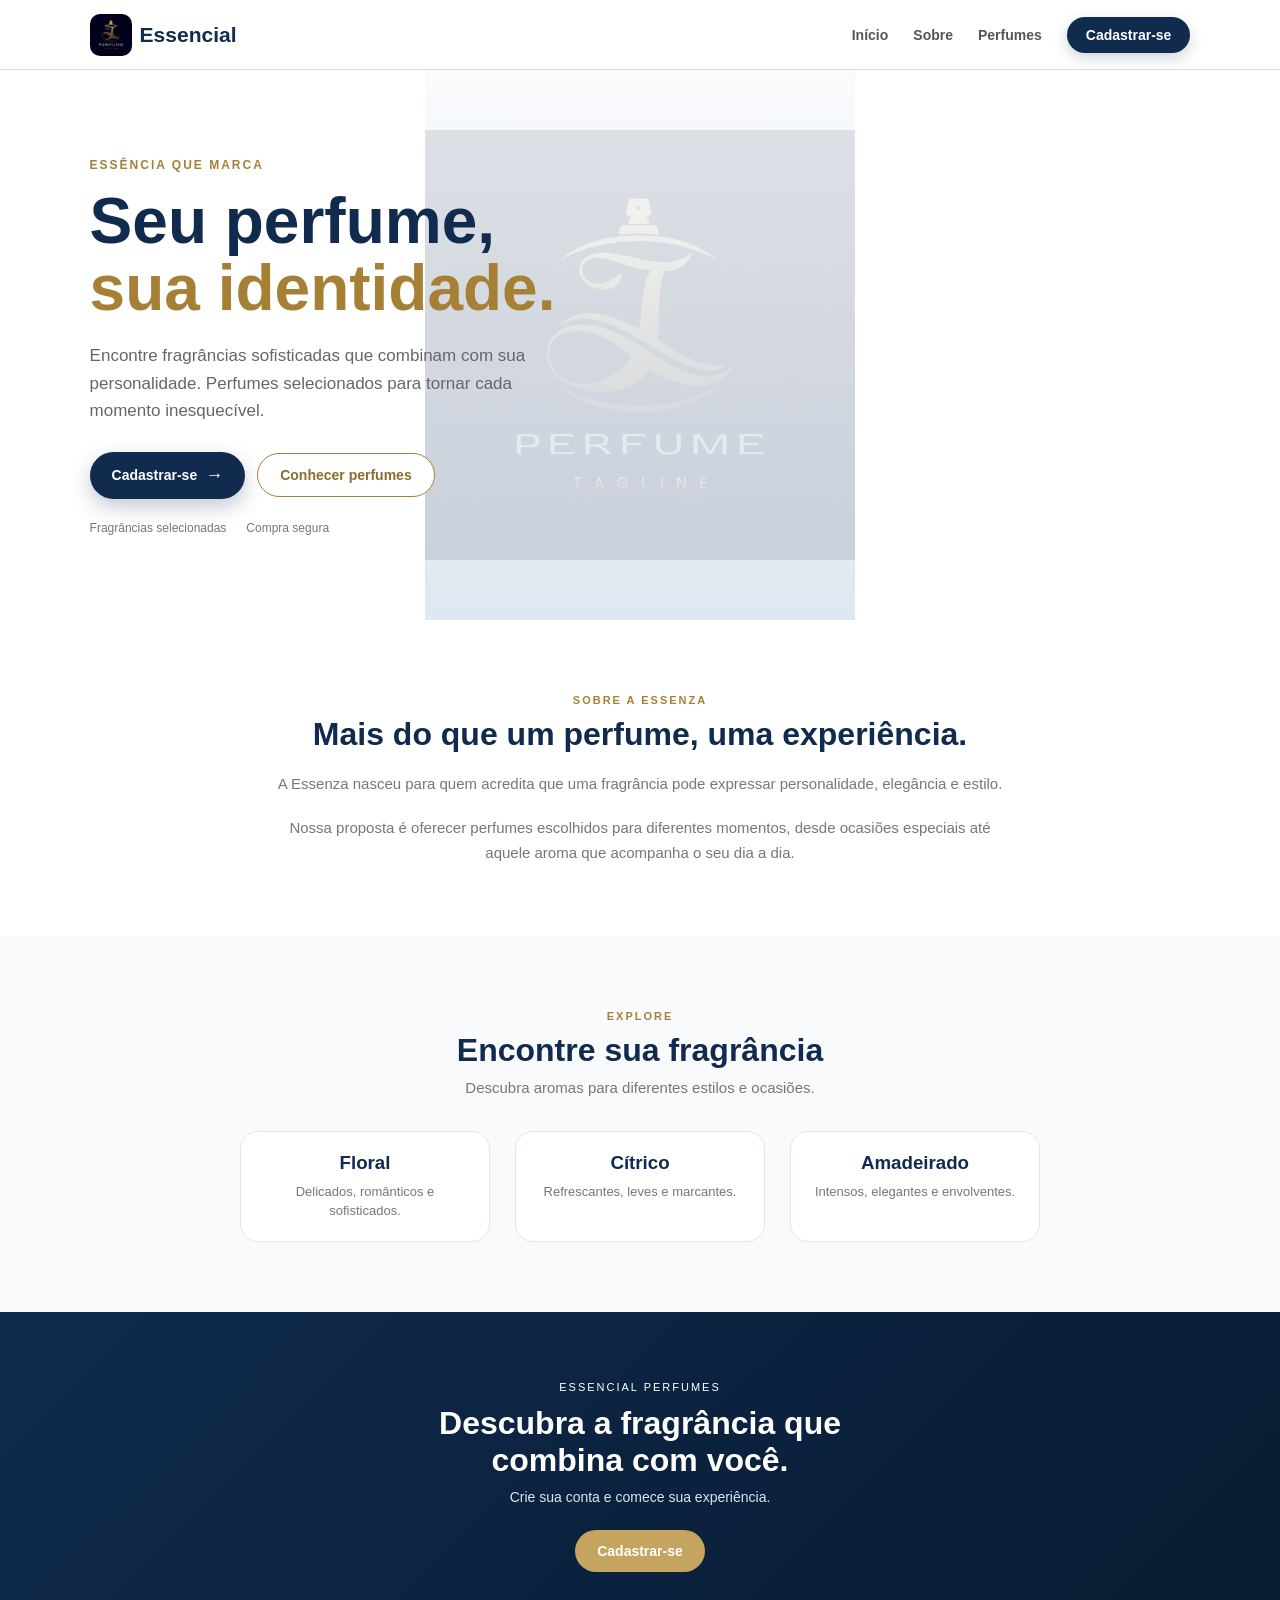
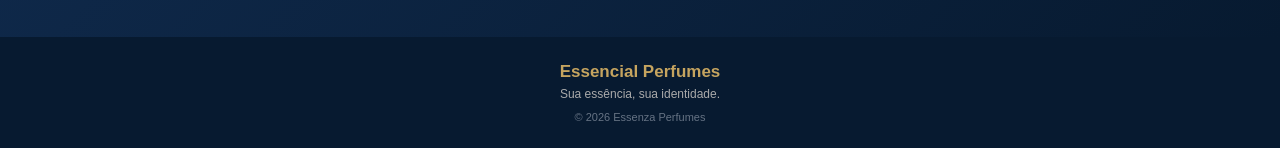
<file: index.html>
<!DOCTYPE html>
<html lang="pt-BR">

<head>

    <meta charset="UTF-8">

    <meta
        name="viewport"
        content="width=device-width, initial-scale=1.0"
    >

    <title>Essencial | Perfumes</title>

    <link rel="stylesheet" href="style.css">

</head>

<body>

    <header class="header">

        <a href="index.html" class="logo">

            <img
                src="logo.jpg"
                alt="Logo da Essencial Perfumes"
            >

            <span>
                Essencial
            </span>

        </a>

        <button
            class="menu-btn"
            id="menuBtn"
            aria-label="Abrir menu"
        >
            ☰
        </button>

        <nav class="menu" id="menu">

            <a href="index.html">
                Início
            </a>

            <a href="#sobre">
                Sobre
            </a>

            <a href="#produtos">
                Perfumes
            </a>

            <button
                type="button"
                class="menu-cadastro"
                onclick="window.location.href='cadastro.html'"
            >
                Cadastrar-se
            </button>

        </nav>

    </header>


    <main>


        <section class="hero">

            <div class="hero-conteudo">

                <span class="destaque">
                     ESSÊNCIA QUE MARCA
                </span>

                <h1>

                    Seu perfume,
                    <span>sua identidade.</span>

                </h1>

                <p>

                    Encontre fragrâncias sofisticadas
                    que combinam com sua personalidade.
                    Perfumes selecionados para tornar
                    cada momento inesquecível.

                </p>

                <div class="hero-botoes">

                    <button
                        type="button"
                        class="botao-principal"
                        onclick="window.location.href='cadastro.html'"
                    >
                        Cadastrar-se
                        <span>→</span>
                    </button>


                    <a
                        href="#produtos"
                        class="botao-secundario"
                    >
                        Conhecer perfumes
                    </a>

                </div>


                <div class="confianca">

                    <span>
                        Fragrâncias selecionadas
                    </span>

                    <span>
                         Compra segura
                    </span>

                </div>

            </div>

        </section>

        <section
            class="sobre"
            id="sobre"
        >
            <div class="sobre-conteudo">

                <span class="mini-titulo">
                    SOBRE A ESSENZA
                </span>

                <h2>
                    Mais do que um perfume,
                    uma experiência.
                </h2>

                <p>

                    A Essenza nasceu para quem acredita
                    que uma fragrância pode expressar
                    personalidade, elegância e estilo.

                </p>

                <p>

                    Nossa proposta é oferecer perfumes
                    escolhidos para diferentes momentos,
                    desde ocasiões especiais até aquele
                    aroma que acompanha o seu dia a dia.

                </p>

            </div>

        </section>

        <section
            class="produtos"
            id="produtos"
        >
            <span class="mini-titulo">
                EXPLORE
            </span>

            <h2>
                Encontre sua fragrância
            </h2>


            <p class="texto-secao">

                Descubra aromas para diferentes
                estilos e ocasiões.

            </p>


            <div class="imagens-produtos">


                <div class="produto-card">

                    <h3>
                        Floral
                    </h3>

                    <p>
                        Delicados, românticos
                        e sofisticados.
                    </p>

                </div>

                <div class="produto-card">

                    <h3>
                        Cítrico
                    </h3>

                    <p>
                        Refrescantes, leves
                        e marcantes.
                    </p>

                </div>

                <div class="produto-card">

                    <h3>
                        Amadeirado
                    </h3>

                    <p>
                        Intensos, elegantes
                        e envolventes.
                    </p>

                </div>

            </div>

        </section>

        <section class="chamada">

            <span>
                 ESSENCIAL PERFUMES
            </span>

            <h2>
                Descubra a fragrância
                que combina com você.
            </h2>

            <p>
                Crie sua conta e comece
                sua experiência.
            </p>

            <button
                type="button"
                class="botao-claro"
                onclick="window.location.href='cadastro.html'"
            >
                Cadastrar-se
            </button>

        </section>

    </main>

    <footer class="footer">

        <div class="footer-logo">
             Essencial Perfumes
        </div>

        <p>
            Sua essência, sua identidade.
        </p>

        <span>
            © 2026 Essenza Perfumes
        </span>

    </footer>

    <script src="script.js"></script>

</body>

</html>
</file>
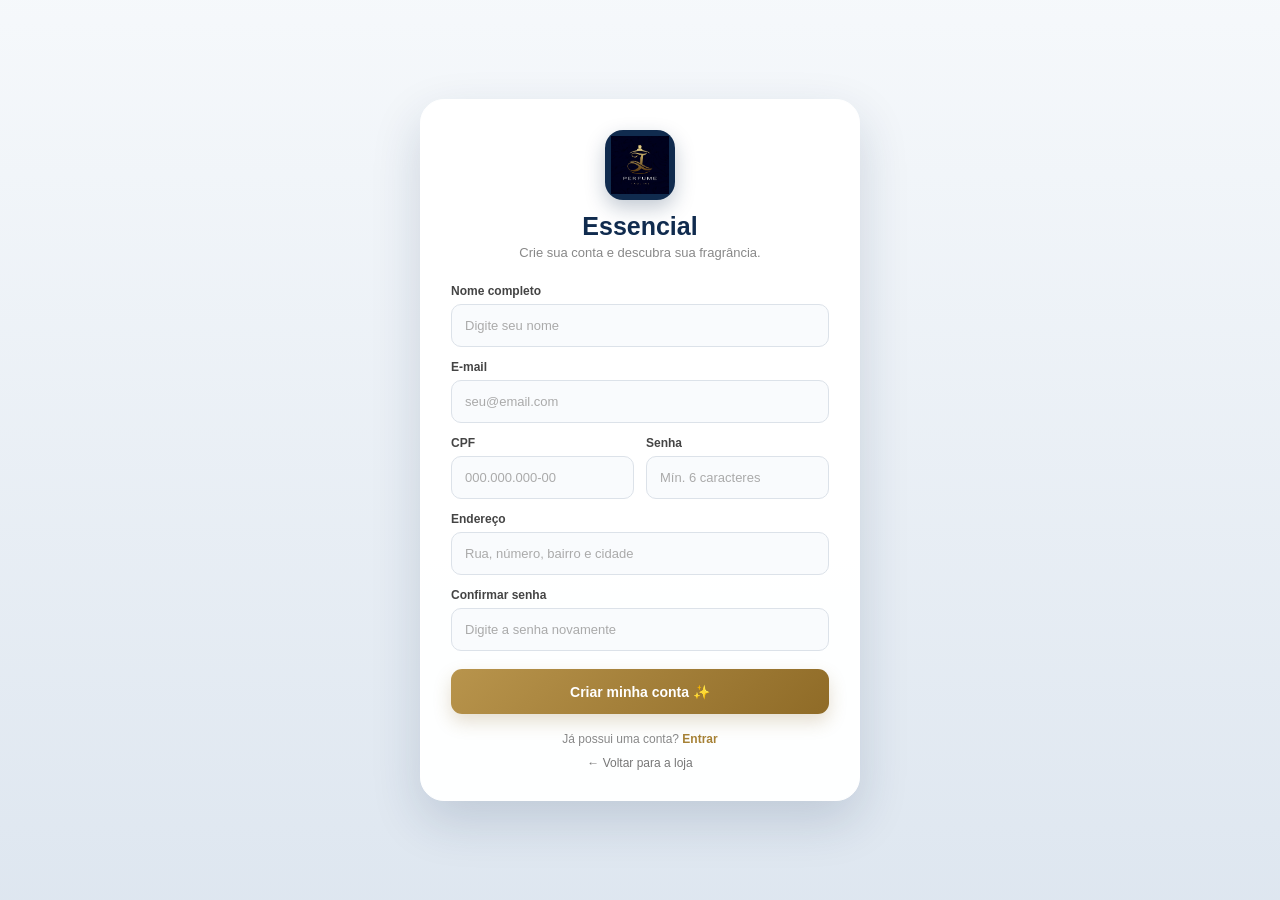
<file: cadastro.html>
<!DOCTYPE html>
<html lang="pt-BR">

<head>

    <meta charset="UTF-8">

    <meta
        name="viewport"
        content="width=device-width, initial-scale=1.0"
    >

    <title>Criar Conta | Essencial Perfumes</title>

    <link rel="stylesheet" href="style.css">

</head>

<body class="pagina-cadastro">


    <main class="cadastro-container">

        <div class="cadastro-box">


            <!-- LOGO -->

            <div class="logo-cadastro">

                <img
                    src="logo.jpg"
                    alt="Logo da Essenza Perfumes"
                >

            </div>


            <h1>
                Essencial
            </h1>


            <p class="subtitulo">

                Crie sua conta e descubra
                sua fragrância.

            </p>


            <!-- FORMULÁRIO -->

            <form id="cadastroForm">


                <div class="campo">

                    <label for="nome">
                        Nome completo
                    </label>

                    <input
                        type="text"
                        id="nome"
                        name="nome"
                        placeholder="Digite seu nome"
                        autocomplete="name"
                        required
                    >

                </div>


                <div class="campo">

                    <label for="email">
                        E-mail
                    </label>

                    <input
                        type="email"
                        id="email"
                        name="email"
                        placeholder="seu@email.com"
                        autocomplete="email"
                        required
                    >

                </div>


                <div class="linha">

                    <div class="campo">

                        <label for="cpf">
                            CPF
                        </label>

                        <input
                            type="text"
                            id="cpf"
                            name="cpf"
                            placeholder="000.000.000-00"
                            maxlength="14"
                            inputmode="numeric"
                            autocomplete="off"
                            required
                        >

                    </div>


                    <div class="campo">

                        <label for="senha">
                            Senha
                        </label>

                        <input
                            type="password"
                            id="senha"
                            name="senha"
                            placeholder="Mín. 6 caracteres"
                            minlength="6"
                            autocomplete="new-password"
                            required
                        >

                    </div>

                </div>


                <div class="campo">

                    <label for="endereco">
                        Endereço
                    </label>

                    <input
                        type="text"
                        id="endereco"
                        name="endereco"
                        placeholder="Rua, número, bairro e cidade"
                        autocomplete="street-address"
                        required
                    >

                </div>


                <div class="campo">

                    <label for="confirmarSenha">
                        Confirmar senha
                    </label>

                    <input
                        type="password"
                        id="confirmarSenha"
                        name="confirmarSenha"
                        placeholder="Digite a senha novamente"
                        minlength="6"
                        autocomplete="new-password"
                        required
                    >

                </div>


                <button
                    type="submit"
                    class="botao"
                >
                    Criar minha conta ✨
                </button>

            </form>


            <div id="mensagem"></div>


            <div class="links">

                <p>

                    Já possui uma conta?

                    <button
                        type="button"
                        onclick="window.location.href='login.html'"
                    >
                        Entrar
                    </button>

                </p>


                <button
                    type="button"
                    class="voltar"
                    onclick="window.location.href='index.html'"
                >
                    ← Voltar para a loja
                </button>

            </div>


        </div>

    </main>


    <script src="script.js"></script>

</body>

</html>
</file>
<file: style.css>
/* =========================
   RESET
========================= */

* {
    margin: 0;
    padding: 0;
    box-sizing: border-box;
}

html {
    scroll-behavior: smooth;
}

body {
    font-family: Arial, Helvetica, sans-serif;
    color: #292929;
    background: #ffffff;
    overflow-x: hidden;
}

a {
    text-decoration: none;
}


/* =========================
   MENU
========================= */

.header {
    width: 100%;
    height: 70px;

    padding: 0 7%;

    display: flex;
    align-items: center;
    justify-content: space-between;

    background: rgba(255, 255, 255, 0.96);

    border-bottom: 1px solid #d9dee5;

    position: relative;
    z-index: 100;
}

.logo {
    display: flex;
    align-items: center;

    gap: 8px;

    color: #102b4e;

    font-size: 21px;
    font-weight: bold;
}

.logo img {
    width: 42px;
    height: 42px;

    object-fit: contain;

    border-radius: 10px;
}

.menu {
    display: flex;
    align-items: center;
    gap: 25px;
}

.menu a {
    color: #555;

    font-size: 14px;
    font-weight: bold;

    transition: 0.2s;
}

.menu a:hover {
    color: #a68135;
}

.menu-cadastro {
    padding: 10px 19px;

    border: none;

    background: #102b4e;

    color: white;

    border-radius: 25px;

    font-size: 14px;
    font-weight: bold;

    cursor: pointer;

    box-shadow:
        0 5px 15px rgba(16, 43, 78, 0.2);
}

.menu-cadastro:hover {
    background: #0a1d35;
}

.menu-btn {
    display: none;

    border: none;

    background: none;

    color: #102b4e;

    font-size: 25px;

    cursor: pointer;
}


/* =========================
   HERO
========================= */

.hero {
    min-height: 550px;

    padding: 65px 7%;

    display: flex;
    align-items: center;
    justify-content: space-between;

    gap: 40px;

    /*
       LOGO COMO FUNDO
       A primeira camada deixa
       a logo mais transparente.
    */

    background:
        linear-gradient(
            rgba(248, 250, 252, 0.90),
            rgba(220, 229, 239, 0.90)
        ),
        url("logo.jpg");

    background-size: 430px;
    background-repeat: no-repeat;
    background-position: center;

    overflow: hidden;
}

.hero-conteudo {
    max-width: 560px;

    animation: aparecer 0.8s ease;
}

.destaque {
    display: inline-block;

    margin-bottom: 16px;

    color: #a68135;

    font-size: 12px;

    font-weight: bold;

    letter-spacing: 2px;
}

.hero h1 {
    color: #102b4e;

    font-size: clamp(42px, 6vw, 64px);

    line-height: 1.05;

    margin-bottom: 20px;
}

.hero h1 span {
    display: block;

    color: #a68135;
}

.hero p {
    max-width: 480px;

    margin-bottom: 28px;

    color: #666;

    font-size: 17px;

    line-height: 1.6;
}


/* =========================
   BOTÕES
========================= */

.hero-botoes {
    display: flex;

    align-items: center;

    gap: 12px;

    flex-wrap: wrap;
}

.botao-principal,
.botao-secundario,
.botao-claro {
    display: inline-flex;

    align-items: center;
    justify-content: center;

    gap: 8px;

    padding: 13px 22px;

    border-radius: 25px;

    font-size: 14px;

    font-weight: bold;

    transition: 0.25s;
}

.botao-principal {
    border: none;

    background: #102b4e;

    color: white;

    cursor: pointer;

    box-shadow:
        0 8px 20px rgba(16, 43, 78, 0.25);
}

.botao-principal:hover {
    background: #0a1d35;

    transform: translateY(-3px);
}

.botao-principal span {
    font-size: 18px;
}

.botao-secundario {
    border: 1px solid #a68135;

    color: #8b6c2e;

    background: white;
}

.botao-secundario:hover {
    background: #a68135;

    color: white;
}


/* =========================
   CONFIANÇA
========================= */

.confianca {
    display: flex;

    gap: 20px;

    margin-top: 22px;

    color: #777;

    font-size: 12px;
}


/* =========================
   VISUAL
========================= */

.hero-visual {
    width: 390px;
    height: 390px;

    position: relative;

    display: flex;

    align-items: center;
    justify-content: center;
}

.produto-principal {
    width: 270px;
    height: 270px;

    display: flex;

    align-items: center;
    justify-content: center;

    border-radius: 50%;

    background:
        linear-gradient(
            135deg,
            #173d69,
            #0b203a
        );

    color: white;

    font-size: 95px;

    box-shadow:
        0 25px 50px rgba(16, 43, 78, 0.3);

    animation:
        flutuar 4s ease-in-out infinite;
}

.bolha {
    position: absolute;

    width: 65px;
    height: 65px;

    display: flex;

    align-items: center;
    justify-content: center;

    background: white;

    border-radius: 50%;

    font-size: 28px;

    box-shadow:
        0 10px 25px rgba(0, 0, 0, 0.1);

    animation:
        flutuar 3s ease-in-out infinite;
}

.bolha-1 {
    top: 20px;
    right: 35px;
}

.bolha-2 {
    bottom: 35px;
    left: 10px;

    animation-delay: 0.5s;
}

.bolha-3 {
    bottom: 10px;
    right: 15px;

    animation-delay: 1s;
}


/* =========================
   SOBRE
========================= */

.sobre {
    padding: 70px 7%;

    background: white;

    text-align: center;
}

.sobre-conteudo {
    max-width: 750px;

    margin: auto;
}

.mini-titulo {
    color: #a68135;

    font-size: 11px;

    font-weight: bold;

    letter-spacing: 2px;
}

.sobre h2 {
    margin-top: 8px;

    color: #102b4e;

    font-size: 32px;
}

.sobre p {
    margin-top: 18px;

    color: #777;

    font-size: 15px;

    line-height: 1.7;
}


/* =========================
   PRODUTOS
========================= */

.produtos {
    padding: 70px 7%;

    text-align: center;

    background: #f8fafc;
}

.produtos h2 {
    margin-top: 8px;

    color: #102b4e;

    font-size: 32px;
}

.texto-secao {
    margin: 10px auto 35px;

    color: #777;

    font-size: 15px;
}

.imagens-produtos {
    display: flex;

    justify-content: center;

    gap: 25px;

    flex-wrap: wrap;
}

.produto-card {
    width: 250px;

    padding: 20px;

    background: white;

    border: 1px solid #e2e7ed;

    border-radius: 18px;

    text-align: center;

    transition: 0.3s;
}

.produto-card:hover {
    transform: translateY(-7px);

    box-shadow:
        0 15px 30px rgba(16, 43, 78, 0.10);
}

.produto-imagem {
    width: 100%;
    height: 170px;

    display: flex;

    align-items: center;
    justify-content: center;

    margin-bottom: 15px;

    border-radius: 14px;

    background:
        linear-gradient(
            135deg,
            #e6edf5,
            #f7f9fb
        );

    font-size: 70px;
}

.produto-card h3 {
    color: #102b4e;

    margin-bottom: 8px;
}

.produto-card p {
    color: #777;

    font-size: 13px;

    line-height: 1.5;
}


/* =========================
   CHAMADA
========================= */

.chamada {
    padding: 65px 20px;

    text-align: center;

    background:
        linear-gradient(
            135deg,
            #102b4e,
            #071a30
        );

    color: white;
}

.chamada span {
    font-size: 11px;

    letter-spacing: 2px;
}

.chamada h2 {
    max-width: 500px;

    margin: 10px auto;

    font-size: 32px;
}

.chamada p {
    margin-bottom: 25px;

    color: #dce5ef;

    font-size: 14px;
}

.botao-claro {
    border: none;

    background: #c5a45f;

    color: white;

    cursor: pointer;
}

.botao-claro:hover {
    transform: translateY(-3px);

    background: #a68135;

    box-shadow:
        0 8px 20px rgba(0, 0, 0, 0.15);
}


/* =========================
   RODAPÉ
========================= */

.footer {
    padding: 25px 20px;

    text-align: center;

    background: #071a30;

    color: #aaa;

    font-size: 12px;
}

.footer-logo {
    margin-bottom: 5px;

    color: #c5a45f;

    font-size: 17px;

    font-weight: bold;
}

.footer span {
    display: block;

    margin-top: 10px;

    color: #667384;

    font-size: 11px;
}


/* =====================================================
   CADASTRO
===================================================== */

.pagina-cadastro {
    min-height: 100vh;

    display: flex;

    align-items: center;

    justify-content: center;

    padding: 20px;

    background:
        linear-gradient(
            rgba(245, 248, 251, 0.94),
            rgba(220, 229, 239, 0.94)
        );
}

.cadastro-container {
    width: 100%;

    max-width: 440px;
}

.cadastro-box {
    width: 100%;

    padding: 30px;

    background:
        rgba(255, 255, 255, 0.98);

    border:
        1px solid white;

    border-radius: 24px;

    box-shadow:
        0 20px 50px rgba(16, 43, 78, 0.16);

    animation:
        aparecer 0.6s ease;
}


/* LOGO DO CADASTRO */

.logo-cadastro {
    width: 70px;
    height: 70px;

    margin: 0 auto 12px;

    display: flex;

    align-items: center;
    justify-content: center;

    border-radius: 18px;

    background: #102b4e;

    overflow: hidden;

    box-shadow:
        0 8px 20px rgba(16, 43, 78, 0.25);
}

.logo-cadastro img {
    width: 100%;
    height: 100%;

    object-fit: contain;

    padding: 6px;
}

.cadastro-box h1 {
    text-align: center;

    color: #102b4e;

    font-size: 25px;

    margin-bottom: 4px;
}

.subtitulo {
    text-align: center;

    color: #888;

    font-size: 13px;

    margin-bottom: 24px;
}


/* CAMPOS */

.campo {
    margin-bottom: 13px;
}

.campo label {
    display: block;

    margin-bottom: 6px;

    color: #444;

    font-size: 12px;

    font-weight: bold;
}

.campo input {
    width: 100%;

    height: 43px;

    padding: 0 13px;

    border:
        1px solid #dce2e9;

    border-radius: 10px;

    outline: none;

    background: #f9fbfd;

    color: #333;

    font-size: 13px;

    transition: 0.25s;
}

.campo input:hover {
    border-color: #c5a45f;
}

.campo input:focus {
    border-color: #a68135;

    background: white;

    box-shadow:
        0 0 0 3px
        rgba(166, 129, 53, 0.10);
}

.campo input::placeholder {
    color: #aaa;
}


/* CPF E SENHA */

.linha {
    display: grid;

    grid-template-columns: 1fr 1fr;

    gap: 12px;
}


/* BOTÃO */

.botao {
    width: 100%;

    height: 45px;

    margin-top: 5px;

    border: none;

    border-radius: 11px;

    background:
        linear-gradient(
            135deg,
            #b8944c,
            #8f6b27
        );

    color: white;

    font-size: 14px;

    font-weight: bold;

    cursor: pointer;

    box-shadow:
        0 8px 18px
        rgba(143, 107, 39, 0.22);

    transition: 0.25s;
}

.botao:hover {
    transform: translateY(-2px);

    box-shadow:
        0 12px 24px
        rgba(143, 107, 39, 0.30);
}

.botao:active {
    transform: scale(0.98);
}


/* MENSAGEM */

#mensagem {
    margin-top: 12px;

    padding: 9px;

    border-radius: 9px;

    text-align: center;

    font-size: 12px;
}

#mensagem:empty {
    display: none;
}

#mensagem.erro {
    background: #ffe4e8;

    color: #b4233c;
}

#mensagem.sucesso {
    background: #e2f8e9;

    color: #18743a;
}


/* LINKS */

.links {
    margin-top: 18px;

    text-align: center;

    color: #888;

    font-size: 12px;
}

.links p {
    margin-bottom: 10px;
}

.links button {
    border: none;

    background: none;

    color: #a68135;

    font-size: 12px;

    font-weight: bold;

    cursor: pointer;
}

.links button:hover {
    text-decoration: underline;
}

.links .voltar {
    color: #777;

    font-weight: normal;
}


/* =========================
   ANIMAÇÕES
========================= */

@keyframes aparecer {

    from {
        opacity: 0;

        transform:
            translateY(20px)
            scale(0.98);
    }

    to {
        opacity: 1;

        transform:
            translateY(0)
            scale(1);
    }
}

@keyframes flutuar {

    0%,
    100% {
        transform: translateY(0);
    }

    50% {
        transform: translateY(-10px);
    }
}


/* =========================
   CELULAR
========================= */

@media (max-width: 800px) {

    .header {
        padding: 0 20px;
    }

    .menu-btn {
        display: block;
    }

    .menu {
        display: none;

        position: absolute;

        top: 70px;
        left: 0;

        width: 100%;

        padding: 15px 20px;

        flex-direction: column;

        align-items: stretch;

        gap: 8px;

        background: white;

        box-shadow:
            0 10px 20px
            rgba(0, 0, 0, 0.08);
    }

    .menu.ativo {
        display: flex;
    }

    .menu a,
    .menu-cadastro {
        padding: 12px;

        text-align: center;
    }

    .hero {
        padding: 55px 20px;

        flex-direction: column;

        text-align: center;

        background-size: 300px;
    }

    .hero p {
        margin-left: auto;

        margin-right: auto;
    }

    .hero-botoes {
        justify-content: center;
    }

    .confianca {
        justify-content: center;

        flex-wrap: wrap;
    }

    .hero-visual {
        width: 280px;
        height: 280px;
    }

    .produto-principal {
        width: 200px;
        height: 200px;

        font-size: 70px;
    }

    .bolha {
        width: 50px;
        height: 50px;

        font-size: 22px;
    }

    .sobre,
    .produtos {
        padding: 50px 20px;
    }
}


@media (max-width: 500px) {

    .hero h1 {
        font-size: 40px;
    }

    .sobre h2,
    .produtos h2 {
        font-size: 27px;
    }

    .produto-card {
        width: 100%;

        max-width: 320px;
    }

    .chamada h2 {
        font-size: 27px;
    }

    .confianca {
        gap: 10px;
    }

    .cadastro-box {
        padding: 24px 18px;

        border-radius: 20px;
    }

    .linha {
        grid-template-columns: 1fr;

        gap: 0;
    }
}
</file>
